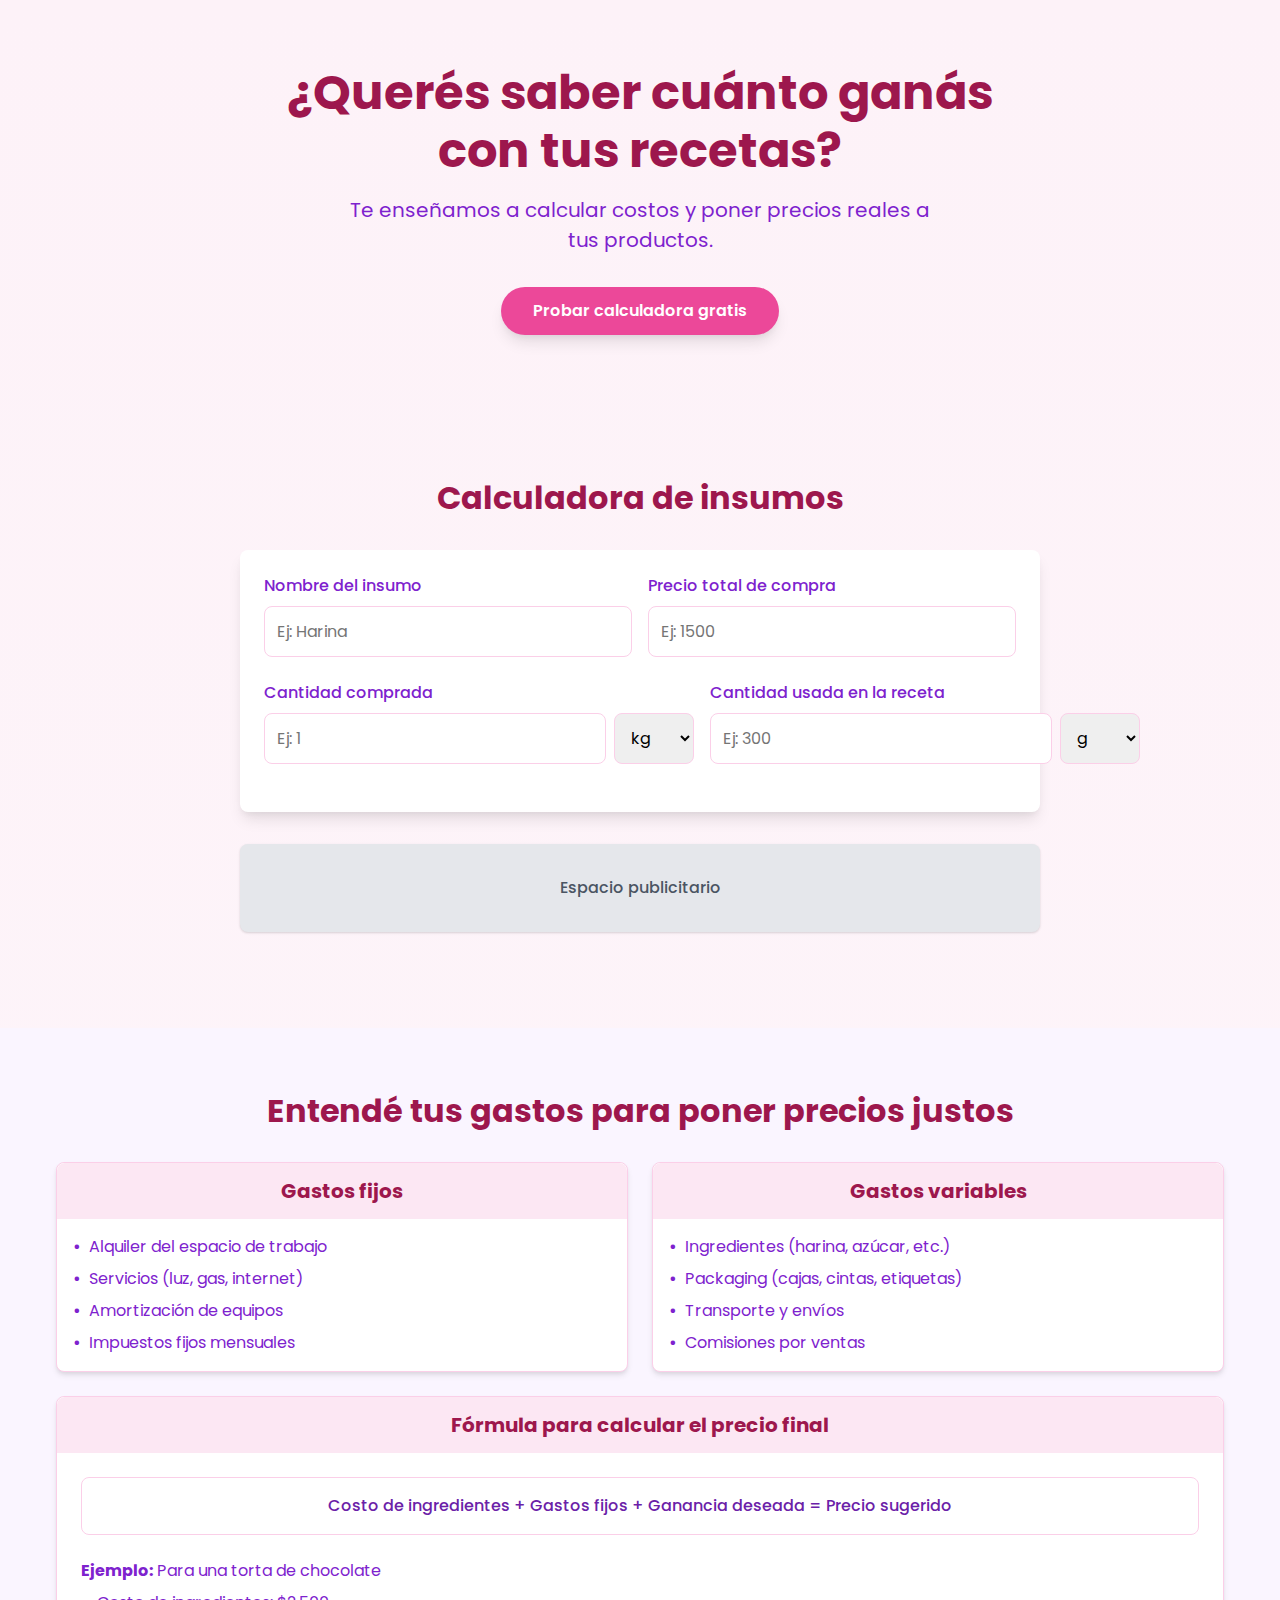
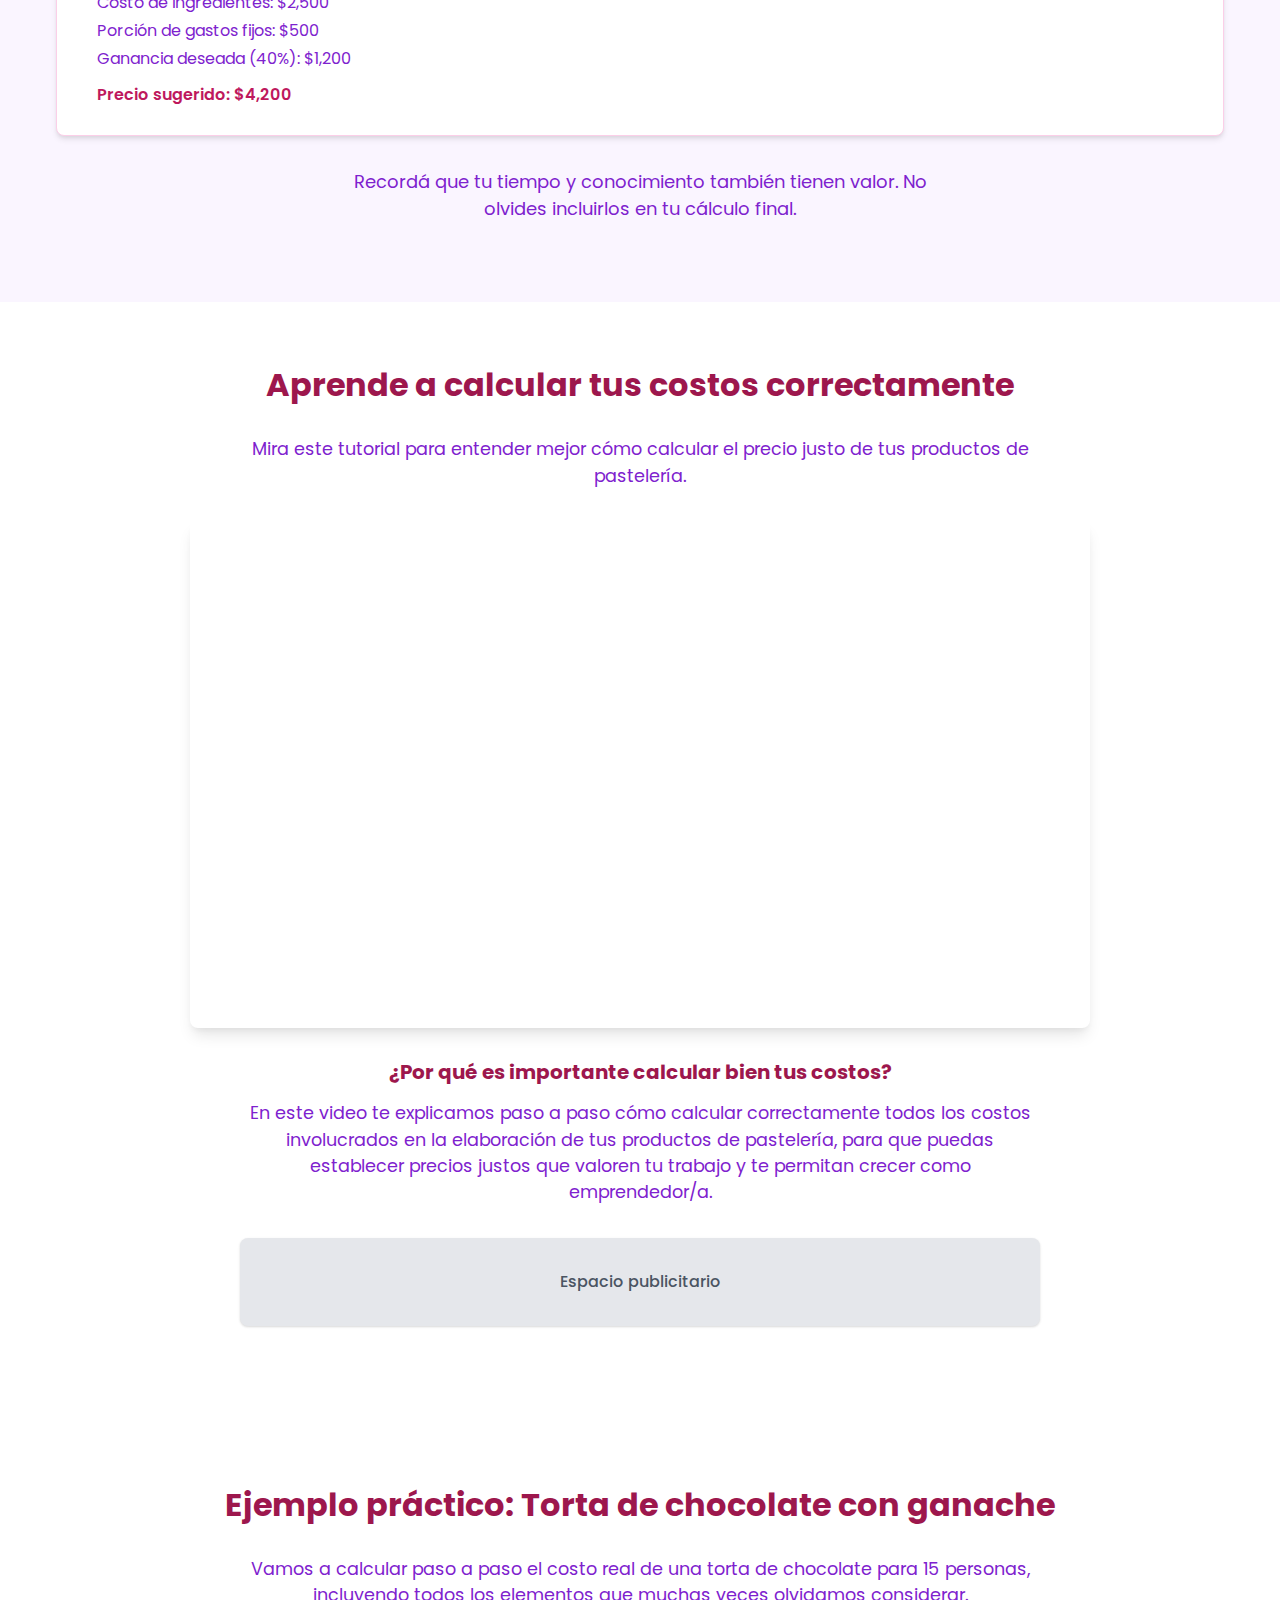
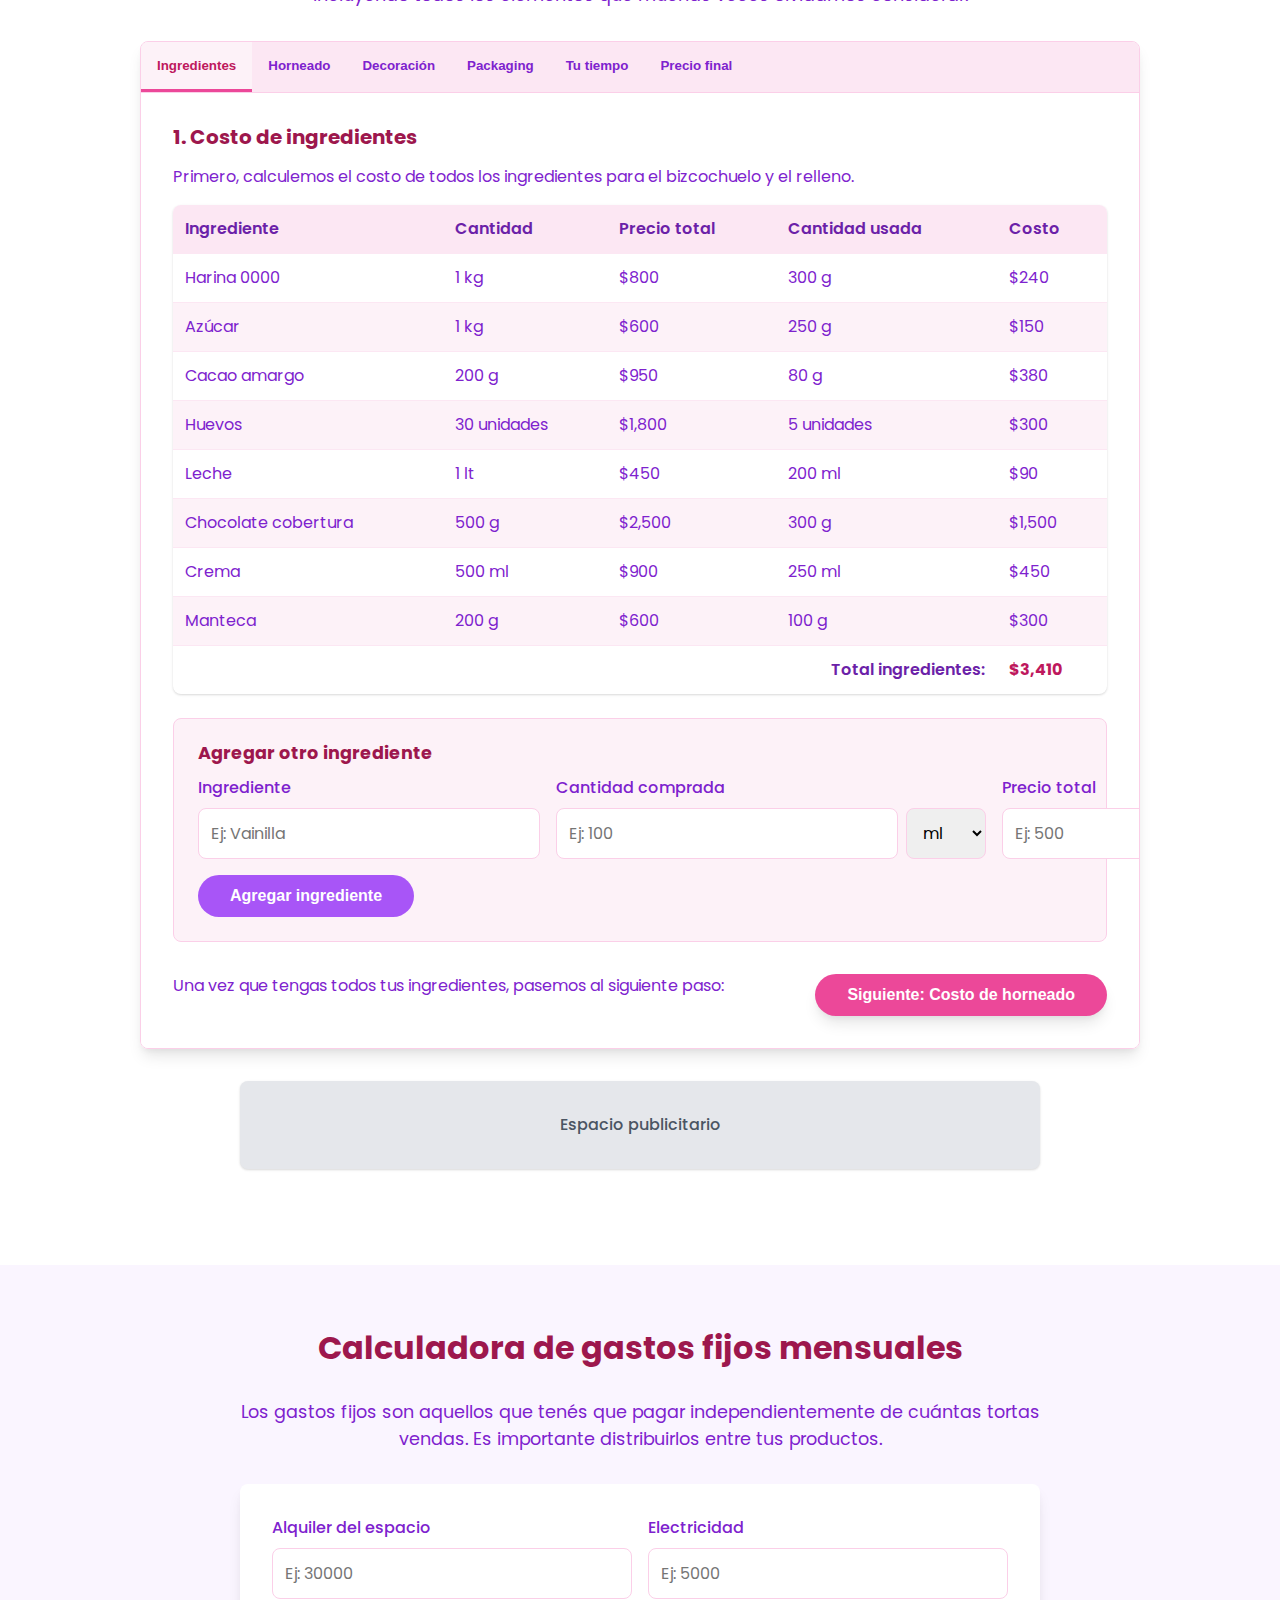
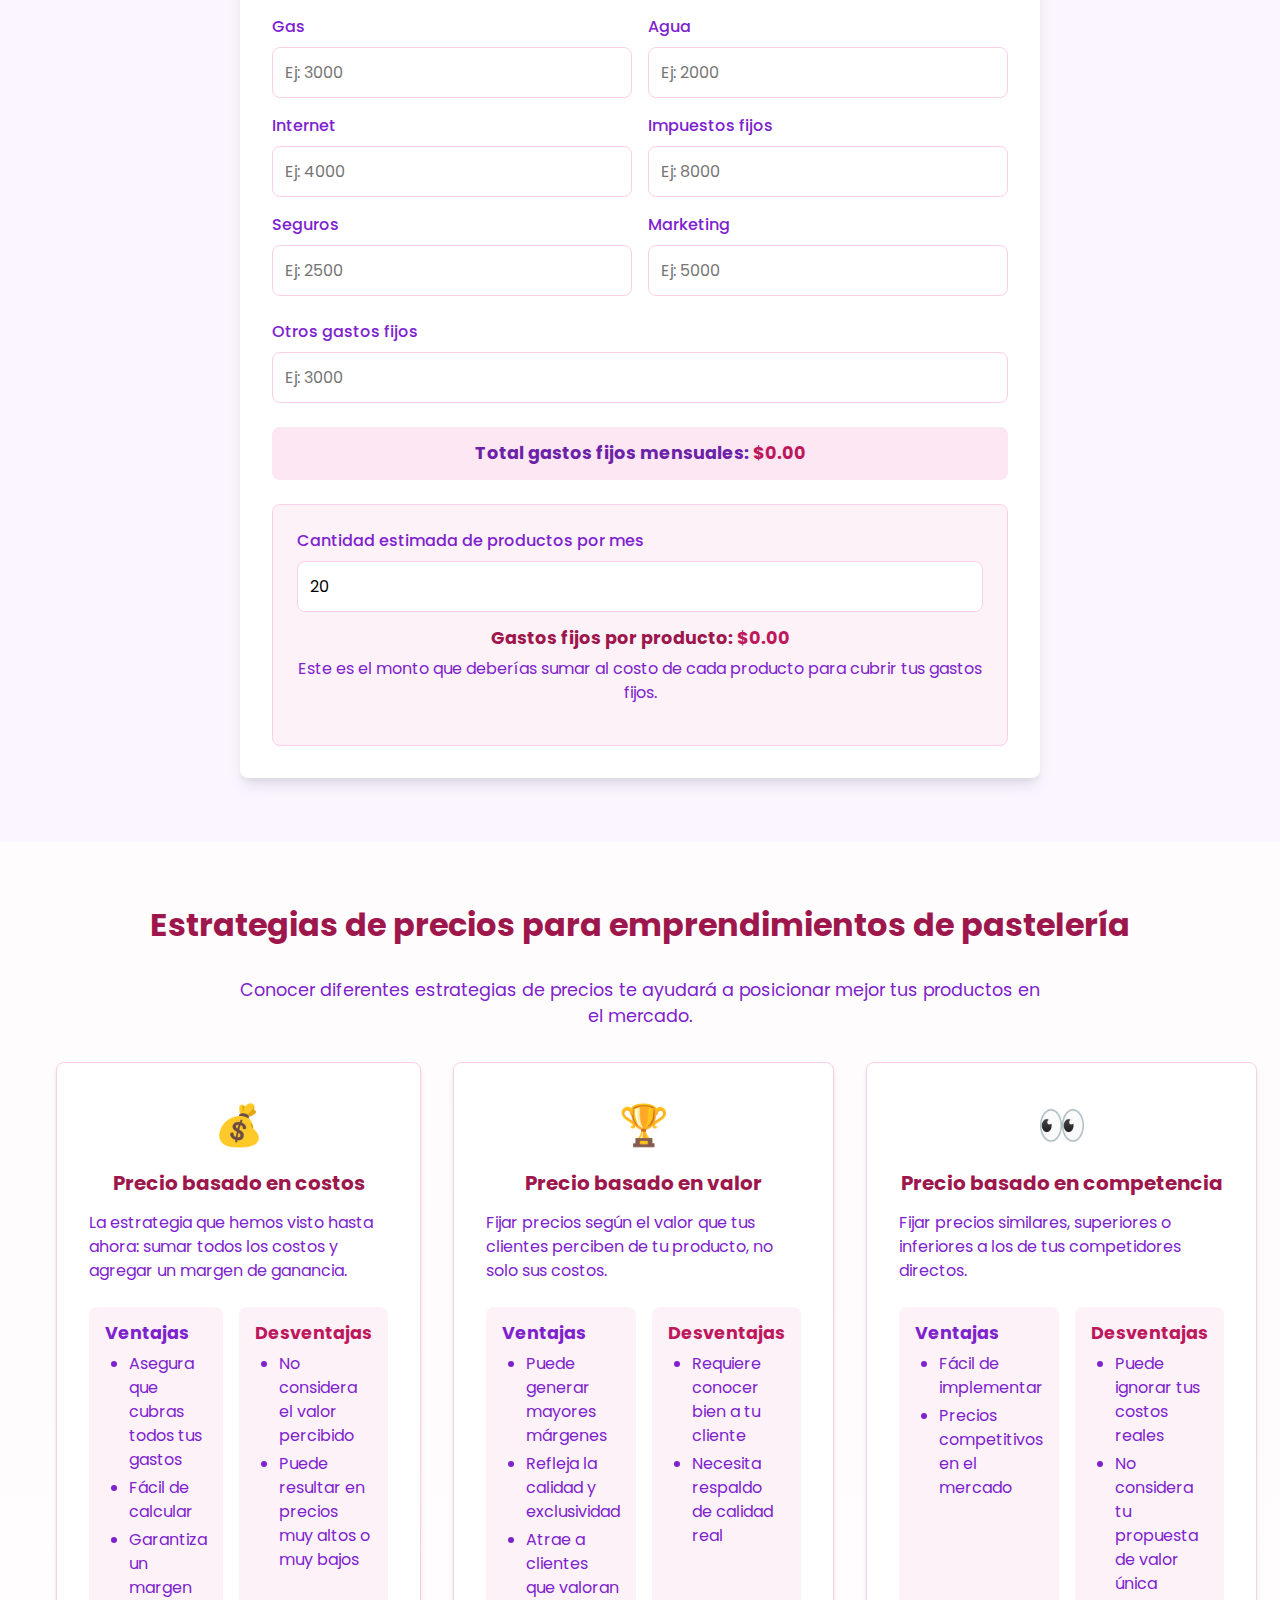
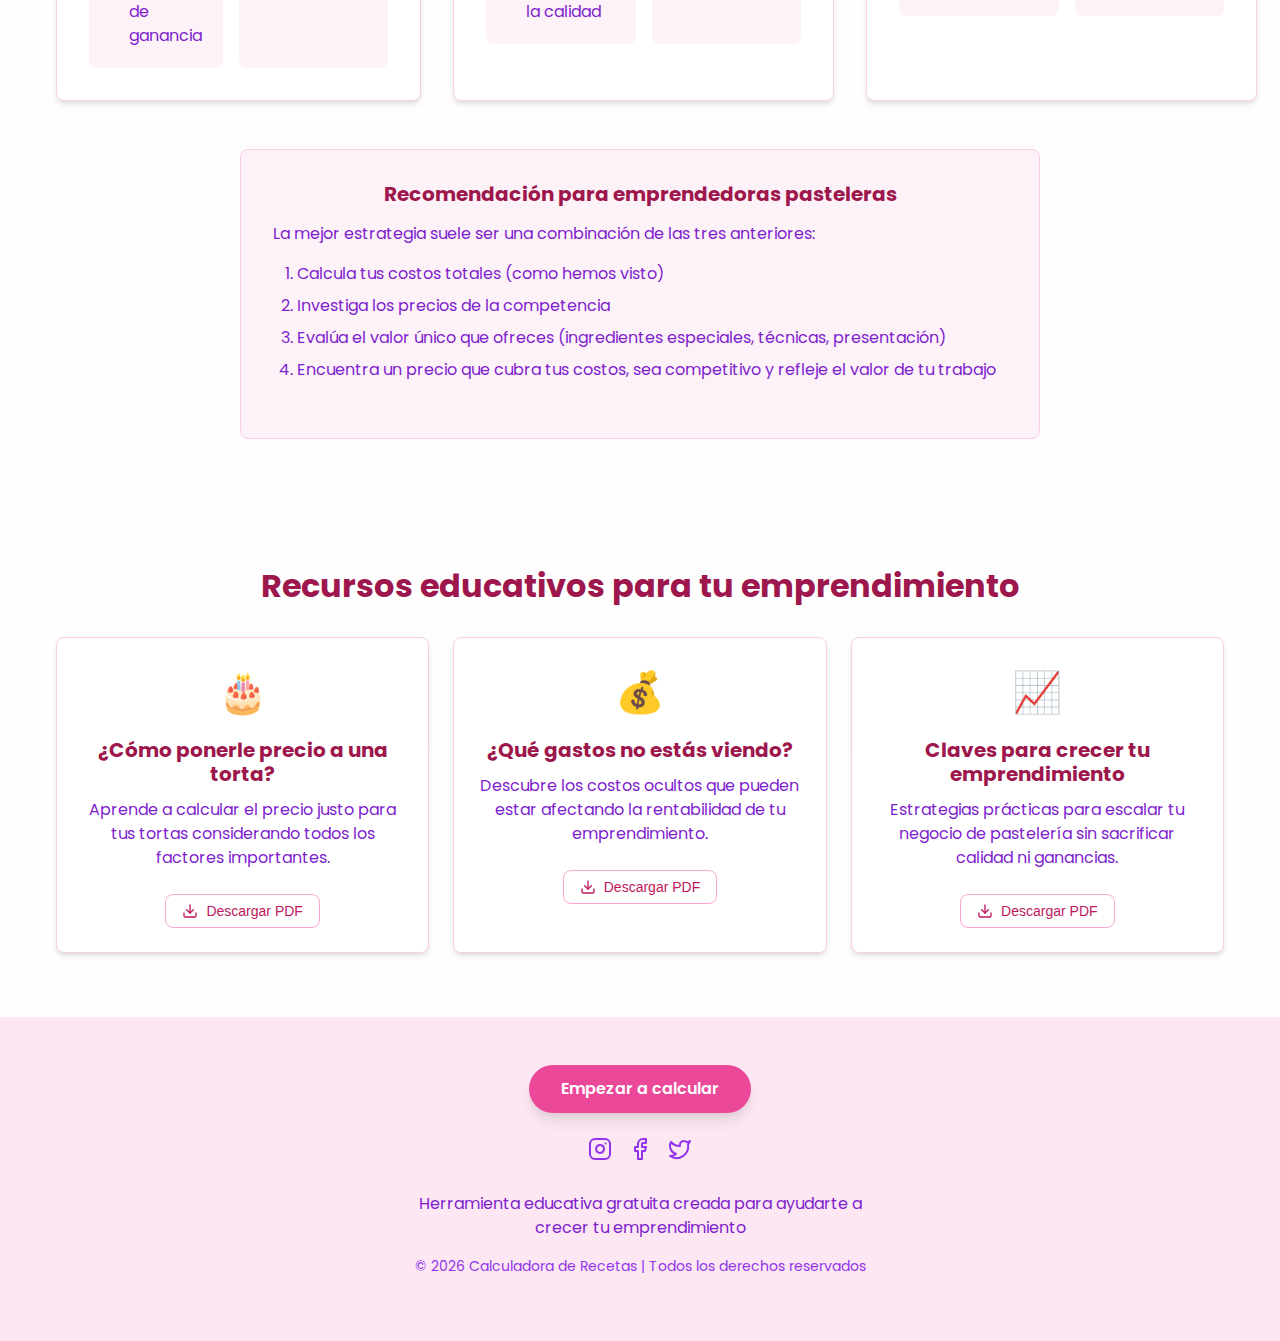
<file: index.html>
<!DOCTYPE html>
<html lang="es">
<head>
  <meta charset="UTF-8">
  <meta name="viewport" content="width=device-width, initial-scale=1.0">
  <title>Cómo calcular el costo de tus recetas | Calculadora de Precios para Pastelería</title>
  
  <!-- Meta tags para SEO -->
  <meta name="description" content="Calculadora gratuita para determinar el costo real y precio justo de tus recetas de pastelería. Aprende a valorar tu trabajo y aumentar tus ganancias.">
  <meta name="keywords" content="calculadora de recetas, precio pastelería, costo tortas, emprendimiento pastelero, calcular precio repostería">
  <meta name="author" content="Calculadora de Recetas">
  <meta name="robots" content="index, follow">
  
  <!-- Open Graph / Facebook -->
  <meta property="og:type" content="website">
  <meta property="og:url" content="https://www.calculadoraderecetas.com/">
  <meta property="og:title" content="Calculadora de Costos para Recetas de Pastelería">
  <meta property="og:description" content="Calcula el precio justo de tus tortas y productos de pastelería considerando todos los costos reales.">
  <meta property="og:image" content="https://www.calculadoraderecetas.com/images/og-image.jpg">
  
  <!-- Twitter -->
  <meta property="twitter:card" content="summary_large_image">
  <meta property="twitter:url" content="https://www.calculadoraderecetas.com/">
  <meta property="twitter:title" content="Calculadora de Costos para Recetas de Pastelería">
  <meta property="twitter:description" content="Calcula el precio justo de tus tortas y productos de pastelería considerando todos los costos reales.">
  <meta property="twitter:image" content="https://www.calculadoraderecetas.com/images/twitter-image.jpg">
  
  <!-- Canonical URL -->
  <link rel="canonical" href="https://www.calculadoraderecetas.com/">
  
  <link rel="stylesheet" href="styles.css">
  <link rel="preconnect" href="https://fonts.googleapis.com">
  <link rel="preconnect" href="https://fonts.gstatic.com" crossorigin>
  <link href="https://fonts.googleapis.com/css2?family=Poppins:wght@300;400;500;600;700&display=swap" rel="stylesheet">
  
  <!-- Structured Data / Schema.org -->
  <script type="application/ld+json">
    {
      "@context": "https://schema.org",
      "@type": "WebApplication",
      "name": "Calculadora de Recetas",
      "url": "https://www.calculadoraderecetas.com",
      "description": "Herramienta gratuita para calcular el costo real y precio justo de recetas de pastelería.",
      "applicationCategory": "BusinessApplication",
      "operatingSystem": "Web",
      "offers": {
        "@type": "Offer",
        "price": "0",
        "priceCurrency": "USD"
      },
      "author": {
        "@type": "Organization",
        "name": "Calculadora de Recetas"
      }
    }
  </script>
</head>
<body>
  <main>
    <!-- Hero Section -->
    <section class="hero">
      <div class="container">
        <h1>¿Querés saber cuánto ganás con tus recetas?</h1>
        <p>Te enseñamos a calcular costos y poner precios reales a tus productos.</p>
        <a href="#calculator" class="btn btn-primary">Probar calculadora gratis</a>
      </div>
    </section>

    <!-- Calculator Section -->
    <section id="calculator" class="calculator-section">
      <div class="container">
        <h2>Calculadora de insumos</h2>
        <div class="calculator-card">
          <div class="form-grid">
            <div class="form-group">
              <label for="name">Nombre del insumo</label>
              <input type="text" id="name" placeholder="Ej: Harina">
            </div>
            <div class="form-group">
              <label for="totalPrice">Precio total de compra</label>
              <input type="number" id="totalPrice" placeholder="Ej: 1500">
            </div>
          </div>

          <div class="form-grid">
            <div class="form-group">
              <label for="purchasedQuantity">Cantidad comprada</label>
              <div class="input-with-select">
                <input type="number" id="purchasedQuantity" placeholder="Ej: 1">
                <select id="purchasedUnit">
                  <option value="kg">kg</option>
                  <option value="g">g</option>
                  <option value="lt">lt</option>
                  <option value="ml">ml</option>
                  <option value="unidades">unid</option>
                </select>
              </div>
            </div>
            <div class="form-group">
              <label for="usedQuantity">Cantidad usada en la receta</label>
              <div class="input-with-select">
                <input type="number" id="usedQuantity" placeholder="Ej: 300">
                <select id="usedUnit">
                  <option value="kg">kg</option>
                  <option value="g" selected>g</option>
                  <option value="lt">lt</option>
                  <option value="ml">ml</option>
                  <option value="unidades">unid</option>
                </select>
              </div>
            </div>
          </div>

          <div id="result" class="result-card hidden">
            <h3>Resultado:</h3>
            <p id="result-text"></p>
            <div class="result-actions">
              <button id="copy-btn" class="btn-outline">Copiar</button>
              <button id="share-btn" class="btn-outline">Compartir</button>
            </div>
          </div>
        </div>
      </div>
      
      <!-- Espacio publicitario 1 -->
      <div class="ad-space">
        <div class="ad-container">
          <p>Espacio publicitario</p>
        </div>
      </div>
    </section>

    <!-- Educational Section -->
    <section class="educational-section">
      <div class="container">
        <h2>Entendé tus gastos para poner precios justos</h2>
        
        <div class="edu-grid">
          <div class="edu-card">
            <div class="edu-card-header">
              <h3>Gastos fijos</h3>
            </div>
            <div class="edu-card-content">
              <ul>
                <li>Alquiler del espacio de trabajo</li>
                <li>Servicios (luz, gas, internet)</li>
                <li>Amortización de equipos</li>
                <li>Impuestos fijos mensuales</li>
              </ul>
            </div>
          </div>
          
          <div class="edu-card">
            <div class="edu-card-header">
              <h3>Gastos variables</h3>
            </div>
            <div class="edu-card-content">
              <ul>
                <li>Ingredientes (harina, azúcar, etc.)</li>
                <li>Packaging (cajas, cintas, etiquetas)</li>
                <li>Transporte y envíos</li>
                <li>Comisiones por ventas</li>
              </ul>
            </div>
          </div>
        </div>
        
        <div class="formula-card">
          <div class="formula-card-header">
            <h3>Fórmula para calcular el precio final</h3>
          </div>
          <div class="formula-card-content">
            <div class="formula-box">
              <p>Costo de ingredientes + Gastos fijos + Ganancia deseada = Precio sugerido</p>
            </div>
            
            <div class="formula-example">
              <p><strong>Ejemplo:</strong> Para una torta de chocolate</p>
              <ul>
                <li>Costo de ingredientes: $2,500</li>
                <li>Porción de gastos fijos: $500</li>
                <li>Ganancia deseada (40%): $1,200</li>
                <li class="example-result">Precio sugerido: $4,200</li>
              </ul>
            </div>
          </div>
        </div>
        
        <div class="edu-note">
          <p>Recordá que tu tiempo y conocimiento también tienen valor. 
            No olvides incluirlos en tu cálculo final.</p>
        </div>
      </div>
    </section>

    <!-- Video Tutorial Section (NUEVO) -->
    <section class="video-tutorial-section">
      <div class="container">
        <div class="section-header">
          <h2>Aprende a calcular tus costos correctamente</h2>
          <p class="section-intro">Mira este tutorial para entender mejor cómo calcular el precio justo de tus productos de pastelería.</p>
        </div>
        
        <div class="video-container">
          <iframe 
            width="100%" 
            height="500" 
            src="https://www.youtube.com/embed/cReLDGdQ5do" 
            title="Tutorial: Cómo calcular el precio de tus tortas" 
            frameborder="0" 
            allow="accelerometer; autoplay; clipboard-write; encrypted-media; gyroscope; picture-in-picture" 
            allowfullscreen
            loading="lazy">
          </iframe>
        </div>
        
        <div class="video-description">
          <h3>¿Por qué es importante calcular bien tus costos?</h3>
          <p>En este video te explicamos paso a paso cómo calcular correctamente todos los costos involucrados en la elaboración de tus productos de pastelería, para que puedas establecer precios justos que valoren tu trabajo y te permitan crecer como emprendedor/a.</p>
        </div>
      </div>
      
      <!-- Espacio publicitario 2 -->
      <div class="ad-space">
        <div class="ad-container">
          <p>Espacio publicitario</p>
        </div>
      </div>
    </section>

    <!-- NEW: Cake Example Section -->
    <section class="cake-example-section">
      <div class="container">
        <div class="section-header">
          <h2>Ejemplo práctico: Torta de chocolate con ganache</h2>
          <p class="section-intro">Vamos a calcular paso a paso el costo real de una torta de chocolate para 15 personas, incluyendo todos los elementos que muchas veces olvidamos considerar.</p>
        </div>

        <div class="cake-tabs">
          <div class="tabs-header">
            <button class="tab-btn active" data-tab="ingredients">Ingredientes</button>
            <button class="tab-btn" data-tab="baking">Horneado</button>
            <button class="tab-btn" data-tab="decoration">Decoración</button>
            <button class="tab-btn" data-tab="packaging">Packaging</button>
            <button class="tab-btn" data-tab="time">Tu tiempo</button>
            <button class="tab-btn" data-tab="total">Precio final</button>
          </div>

          <div class="tabs-content">
            <!-- Ingredients Tab -->
            <div class="tab-content active" id="ingredients-tab">
              <h3>1. Costo de ingredientes</h3>
              <p>Primero, calculemos el costo de todos los ingredientes para el bizcochuelo y el relleno.</p>
              
              <div class="ingredients-calculator">
                <table class="ingredients-table">
                  <thead>
                    <tr>
                      <th>Ingrediente</th>
                      <th>Cantidad</th>
                      <th>Precio total</th>
                      <th>Cantidad usada</th>
                      <th>Costo</th>
                    </tr>
                  </thead>
                  <tbody id="ingredients-tbody">
                    <tr>
                      <td>Harina 0000</td>
                      <td>1 kg</td>
                      <td>$800</td>
                      <td>300 g</td>
                      <td>$240</td>
                    </tr>
                    <tr>
                      <td>Azúcar</td>
                      <td>1 kg</td>
                      <td>$600</td>
                      <td>250 g</td>
                      <td>$150</td>
                    </tr>
                    <tr>
                      <td>Cacao amargo</td>
                      <td>200 g</td>
                      <td>$950</td>
                      <td>80 g</td>
                      <td>$380</td>
                    </tr>
                    <tr>
                      <td>Huevos</td>
                      <td>30 unidades</td>
                      <td>$1,800</td>
                      <td>5 unidades</td>
                      <td>$300</td>
                    </tr>
                    <tr>
                      <td>Leche</td>
                      <td>1 lt</td>
                      <td>$450</td>
                      <td>200 ml</td>
                      <td>$90</td>
                    </tr>
                    <tr>
                      <td>Chocolate cobertura</td>
                      <td>500 g</td>
                      <td>$2,500</td>
                      <td>300 g</td>
                      <td>$1,500</td>
                    </tr>
                    <tr>
                      <td>Crema</td>
                      <td>500 ml</td>
                      <td>$900</td>
                      <td>250 ml</td>
                      <td>$450</td>
                    </tr>
                    <tr>
                      <td>Manteca</td>
                      <td>200 g</td>
                      <td>$600</td>
                      <td>100 g</td>
                      <td>$300</td>
                    </tr>
                  </tbody>
                  <tfoot>
                    <tr>
                      <td colspan="4" class="total-label">Total ingredientes:</td>
                      <td id="ingredients-total" class="total-value">$3,410</td>
                    </tr>
                  </tfoot>
                </table>

                <div class="add-ingredient-form">
                  <h4>Agregar otro ingrediente</h4>
                  <div class="form-row">
                    <div class="form-group">
                      <label for="ing-name">Ingrediente</label>
                      <input type="text" id="ing-name" placeholder="Ej: Vainilla">
                    </div>
                    <div class="form-group">
                      <label for="ing-total-qty">Cantidad comprada</label>
                      <div class="input-with-select">
                        <input type="number" id="ing-total-qty" placeholder="Ej: 100">
                        <select id="ing-total-unit">
                          <option value="kg">kg</option>
                          <option value="g">g</option>
                          <option value="lt">lt</option>
                          <option value="ml" selected>ml</option>
                          <option value="unidades">unid</option>
                        </select>
                      </div>
                    </div>
                    <div class="form-group">
                      <label for="ing-price">Precio total</label>
                      <input type="number" id="ing-price" placeholder="Ej: 500">
                    </div>
                    <div class="form-group">
                      <label for="ing-used-qty">Cantidad usada</label>
                      <div class="input-with-select">
                        <input type="number" id="ing-used-qty" placeholder="Ej: 5">
                        <select id="ing-used-unit">
                          <option value="kg">kg</option>
                          <option value="g">g</option>
                          <option value="lt">lt</option>
                          <option value="ml" selected>ml</option>
                          <option value="unidades">unid</option>
                        </select>
                      </div>
                    </div>
                  </div>
                  <button id="add-ingredient-btn" class="btn btn-secondary">Agregar ingrediente</button>
                </div>
              </div>

              <div class="next-step">
                <p>Una vez que tengas todos tus ingredientes, pasemos al siguiente paso:</p>
                <button class="btn btn-primary next-tab-btn" data-next="baking">Siguiente: Costo de horneado</button>
              </div>
            </div>

            <!-- Baking Tab -->
            <div class="tab-content" id="baking-tab">
              <h3>2. Costo de horneado</h3>
              <p>Ahora calculemos cuánto nos cuesta el uso del horno y otros equipos.</p>

              <div class="baking-calculator">
                <div class="baking-grid">
                  <div class="baking-card">
                    <h4>Consumo de electricidad</h4>
                    <div class="form-group">
                      <label for="oven-power">Potencia del horno (watts)</label>
                      <input type="number" id="oven-power" value="2000">
                    </div>
                    <div class="form-group">
                      <label for="baking-time">Tiempo de horneado (minutos)</label>
                      <input type="number" id="baking-time" value="45">
                    </div>
                    <div class="form-group">
                      <label for="electricity-cost">Costo de kWh ($)</label>
                      <input type="number" id="electricity-cost" value="30">
                    </div>
                    <div class="result-box">
                      <p>Costo de electricidad: <span id="electricity-result">$45.00</span></p>
                    </div>
                  </div>

                  <div class="baking-card">
                    <h4>Amortización de equipos</h4>
                    <div class="form-group">
                      <label for="oven-cost">Costo del horno ($)</label>
                      <input type="number" id="oven-cost" value="80000">
                    </div>
                    <div class="form-group">
                      <label for="oven-lifespan">Vida útil (usos)</label>
                      <input type="number" id="oven-lifespan" value="1000">
                    </div>
                    <div class="result-box">
                      <p>Costo por uso: <span id="amortization-result">$80.00</span></p>
                    </div>
                  </div>

                  <div class="baking-card">
                    <h4>Otros costos</h4>
                    <div class="form-group">
                      <label for="gas-cost">Gas (si aplica)</label>
                      <input type="number" id="gas-cost" value="0">
                    </div>
                    <div class="form-group">
                      <label for="water-cost">Agua (limpieza)</label>
                      <input type="number" id="water-cost" value="20">
                    </div>
                    <div class="result-box">
                      <p>Otros costos: <span id="other-costs-result">$20.00</span></p>
                    </div>
                  </div>
                </div>

                <div class="baking-total">
                  <h4>Total costos de horneado</h4>
                  <div class="total-box">
                    <p>Total: <span id="baking-total">$145.00</span></p>
                  </div>
                </div>
              </div>

              <div class="baking-tips">
                <h4>Consejos para reducir costos de horneado:</h4>
                <ul>
                  <li>Aprovecha al máximo el espacio del horno horneando varias tortas a la vez.</li>
                  <li>Precalienta el horno solo el tiempo necesario.</li>
                  <li>Utiliza el calor residual apagando el horno unos minutos antes de terminar.</li>
                </ul>
              </div>

              <div class="next-step">
                <button class="btn btn-outline prev-tab-btn" data-prev="ingredients">Anterior: Ingredientes</button>
                <button class="btn btn-primary next-tab-btn" data-next="decoration">Siguiente: Decoración</button>
              </div>
            </div>

            <!-- Decoration Tab -->
            <div class="tab-content" id="decoration-tab">
              <h3>3. Costo de decoración</h3>
              <p>La decoración puede representar una parte importante del costo total. Calculemos cuánto nos cuesta decorar nuestra torta.</p>

              <div class="decoration-calculator">
                <table class="decoration-table">
                  <thead>
                    <tr>
                      <th>Elemento</th>
                      <th>Cantidad total</th>
                      <th>Precio</th>
                      <th>Cantidad usada</th>
                      <th>Costo</th>
                    </tr>
                  </thead>
                  <tbody id="decoration-tbody">
                    <tr>
                      <td>Chocolate para decorar</td>
                      <td>200 g</td>
                      <td>$1,200</td>
                      <td>50 g</td>
                      <td>$300</td>
                    </tr>
                    <tr>
                      <td>Colorante comestible</td>
                      <td>50 ml</td>
                      <td>$450</td>
                      <td>5 ml</td>
                      <td>$45</td>
                    </tr>
                    <tr>
                      <td>Sprinkles</td>
                      <td>100 g</td>
                      <td>$350</td>
                      <td>15 g</td>
                      <td>$52.50</td>
                    </tr>
                    <tr>
                      <td>Frutas frescas</td>
                      <td>500 g</td>
                      <td>$800</td>
                      <td>150 g</td>
                      <td>$240</td>
                    </tr>
                  </tbody>
                  <tfoot>
                    <tr>
                      <td colspan="4" class="total-label">Total decoración:</td>
                      <td id="decoration-total" class="total-value">$637.50</td>
                    </tr>
                  </tfoot>
                </table>

                <div class="add-decoration-form">
                  <h4>Agregar otro elemento decorativo</h4>
                  <div class="form-row">
                    <div class="form-group">
                      <label for="dec-name">Elemento</label>
                      <input type="text" id="dec-name" placeholder="Ej: Flores comestibles">
                    </div>
                    <div class="form-group">
                      <label for="dec-total-qty">Cantidad total</label>
                      <div class="input-with-select">
                        <input type="number" id="dec-total-qty" placeholder="Ej: 20">
                        <select id="dec-total-unit">
                          <option value="kg">kg</option>
                          <option value="g" selected>g</option>
                          <option value="lt">lt</option>
                          <option value="ml">ml</option>
                          <option value="unidades">unid</option>
                        </select>
                      </div>
                    </div>
                    <div class="form-group">
                      <label for="dec-price">Precio</label>
                      <input type="number" id="dec-price" placeholder="Ej: 600">
                    </div>
                    <div class="form-group">
                      <label for="dec-used-qty">Cantidad usada</label>
                      <div class="input-with-select">
                        <input type="number" id="dec-used-qty" placeholder="Ej: 5">
                        <select id="dec-used-unit">
                          <option value="kg">kg</option>
                          <option value="g" selected>g</option>
                          <option value="lt">lt</option>
                          <option value="ml">ml</option>
                          <option value="unidades">unid</option>
                        </select>
                      </div>
                    </div>
                  </div>
                  <button id="add-decoration-btn" class="btn btn-secondary">Agregar elemento</button>
                </div>
              </div>

              <div class="next-step">
                <button class="btn btn-outline prev-tab-btn" data-prev="baking">Anterior: Horneado</button>
                <button class="btn btn-primary next-tab-btn" data-next="packaging">Siguiente: Packaging</button>
              </div>
            </div>

            <!-- Packaging Tab -->
            <div class="tab-content" id="packaging-tab">
              <h3>4. Costo de packaging</h3>
              <p>El packaging es fundamental para la presentación y entrega de tu producto. Veamos cuánto nos cuesta.</p>

              <div class="packaging-calculator">
                <table class="packaging-table">
                  <thead>
                    <tr>
                      <th>Elemento</th>
                      <th>Precio unitario</th>
                      <th>Cantidad</th>
                      <th>Costo</th>
                    </tr>
                  </thead>
                  <tbody id="packaging-tbody">
                    <tr>
                      <td>Caja para torta</td>
                      <td>$350</td>
                      <td>1</td>
                      <td>$350</td>
                    </tr>
                    <tr>
                      <td>Base de cartón</td>
                      <td>$120</td>
                      <td>1</td>
                      <td>$120</td>
                    </tr>
                    <tr>
                      <td>Cinta decorativa</td>
                      <td>$5</td>
                      <td>2</td>
                      <td>$10</td>
                    </tr>
                    <tr>
                      <td>Etiqueta personalizada</td>
                      <td>$15</td>
                      <td>1</td>
                      <td>$15</td>
                    </tr>
                    <tr>
                      <td>Servilletas</td>
                      <td>$2</td>
                      <td>5</td>
                      <td>$10</td>
                    </tr>
                  </tbody>
                  <tfoot>
                    <tr>
                      <td colspan="3" class="total-label">Total packaging:</td>
                      <td id="packaging-total" class="total-value">$505</td>
                    </tr>
                  </tfoot>
                </table>

                <div class="add-packaging-form">
                  <h4>Agregar otro elemento de packaging</h4>
                  <div class="form-row">
                    <div class="form-group">
                      <label for="pack-name">Elemento</label>
                      <input type="text" id="pack-name" placeholder="Ej: Bolsa de papel">
                    </div>
                    <div class="form-group">
                      <label for="pack-price">Precio unitario</label>
                      <input type="number" id="pack-price" placeholder="Ej: 80">
                    </div>
                    <div class="form-group">
                      <label for="pack-qty">Cantidad</label>
                      <input type="number" id="pack-qty" placeholder="Ej: 1">
                    </div>
                  </div>
                  <button id="add-packaging-btn" class="btn btn-secondary">Agregar elemento</button>
                </div>
              </div>

              <div class="packaging-tips">
                <h4>Consejos para optimizar costos de packaging:</h4>
                <ul>
                  <li>Compra packaging al por mayor para reducir costos unitarios.</li>
                  <li>Considera packaging eco-friendly como valor agregado.</li>
                  <li>Personaliza tu packaging con elementos simples pero efectivos.</li>
                </ul>
              </div>

              <div class="next-step">
                <button class="btn btn-outline prev-tab-btn" data-prev="decoration">Anterior: Decoración</button>
                <button class="btn btn-primary next-tab-btn" data-next="time">Siguiente: Tu tiempo</button>
              </div>
            </div>

            <!-- Time Tab -->
            <div class="tab-content" id="time-tab">
              <h3>5. El valor de tu tiempo</h3>
              <p>Tu tiempo y habilidad son valiosos. Calculemos cuánto vale el tiempo que invertís en hacer esta torta.</p>

              <div class="time-calculator">
                <div class="time-grid">
                  <div class="time-card">
                    <h4>Tiempo de preparación</h4>
                    <div class="form-group">
                      <label for="prep-time">Preparación de ingredientes (minutos)</label>
                      <input type="number" id="prep-time" value="30">
                    </div>
                    <div class="form-group">
                      <label for="mix-time">Mezclado y batido (minutos)</label>
                      <input type="number" id="mix-time" value="20">
                    </div>
                    <div class="form-group">
                      <label for="bake-supervision">Supervisión de horneado (minutos)</label>
                      <input type="number" id="bake-supervision" value="15">
                    </div>
                  </div>

                  <div class="time-card">
                    <h4>Tiempo de decoración</h4>
                    <div class="form-group">
                      <label for="filling-time">Relleno (minutos)</label>
                      <input type="number" id="filling-time" value="25">
                    </div>
                    <div class="form-group">
                      <label for="frosting-time">Cobertura (minutos)</label>
                      <input type="number" id="frosting-time" value="40">
                    </div>
                    <div class="form-group">
                      <label for="details-time">Detalles finales (minutos)</label>
                      <input type="number" id="details-time" value="30">
                    </div>
                  </div>

                  <div class="time-card">
                    <h4>Otros tiempos</h4>
                    <div class="form-group">
                      <label for="cleaning-time">Limpieza (minutos)</label>
                      <input type="number" id="cleaning-time" value="25">
                    </div>
                    <div class="form-group">
                      <label for="packaging-time">Empaquetado (minutos)</label>
                      <input type="number" id="packaging-time" value="10">
                    </div>
                    <div class="form-group">
                      <label for="client-time">Atención al cliente (minutos)</label>
                      <input type="number" id="client-time" value="15">
                    </div>
                  </div>
                </div>

                <div class="time-summary">
                  <div class="form-group">
                    <label for="hourly-rate">¿Cuánto vale tu hora de trabajo? ($)</label>
                    <input type="number" id="hourly-rate" value="2000">
                  </div>

                  <div class="time-results">
                    <div class="result-item">
                      <span>Tiempo total invertido:</span>
                      <span id="total-time">3 horas y 30 minutos</span>
                    </div>
                    <div class="result-item">
                      <span>Valor de tu tiempo:</span>
                      <span id="time-value">$7,000</span>
                    </div>
                  </div>
                </div>
              </div>

              <div class="time-tips">
                <h4>¿Por qué es importante valorar tu tiempo?</h4>
                <p>Muchos emprendedores cometen el error de no incluir el valor de su tiempo en el costo final. Recuerda que tu conocimiento, habilidad y dedicación son parte fundamental del valor de tu producto.</p>
              </div>

              <div class="next-step">
                <button class="btn btn-outline prev-tab-btn" data-prev="packaging">Anterior: Packaging</button>
                <button class="btn btn-primary next-tab-btn" data-next="total">Siguiente: Precio final</button>
              </div>
            </div>

            <!-- Total Tab -->
            <div class="tab-content" id="total-tab">
              <h3>6. Calculando el precio final</h3>
              <p>Ahora sumemos todos los costos y determinemos el precio final de nuestra torta de chocolate.</p>

              <div class="total-calculator">
                <div class="total-summary">
                  <table class="total-table">
                    <thead>
                      <tr>
                        <th>Concepto</th>
                        <th>Costo</th>
                      </tr>
                    </thead>
                    <tbody>
                      <tr>
                        <td>Ingredientes</td>
                        <td id="final-ingredients">$3,410.00</td>
                      </tr>
                      <tr>
                        <td>Horneado</td>
                        <td id="final-baking">$145.00</td>
                      </tr>
                      <tr>
                        <td>Decoración</td>
                        <td id="final-decoration">$637.50</td>
                      </tr>
                      <tr>
                        <td>Packaging</td>
                        <td id="final-packaging">$505.00</td>
                      </tr>
                      <tr>
                        <td>Valor de tu tiempo</td>
                        <td id="final-time">$7,000.00</td>
                      </tr>
                      <tr class="subtotal-row">
                        <td>Subtotal</td>
                        <td id="subtotal">$11,697.50</td>
                      </tr>
                      <tr>
                        <td>Gastos fijos (10%)</td>
                        <td id="fixed-costs">$1,169.75</td>
                      </tr>
                      <tr class="total-row">
                        <td>Costo total</td>
                        <td id="total-cost">$12,867.25</td>
                      </tr>
                    </tbody>
                  </table>

                  <div class="profit-calculator">
                    <h4>Calculá tu ganancia</h4>
                    <div class="form-group">
                      <label for="profit-percentage">Porcentaje de ganancia deseado (%)</label>
                      <input type="range" id="profit-percentage" min="10" max="100" value="40" step="5">
                      <span id="profit-percentage-value">40%</span>
                    </div>
                    <div class="profit-result">
                      <div class="result-item">
                        <span>Ganancia:</span>
                        <span id="profit-amount">$5,146.90</span>
                      </div>
                      <div class="result-item highlight">
                        <span>Precio final sugerido:</span>
                        <span id="final-price">$18,014.15</span>
                      </div>
                      <div class="result-item">
                        <span>Precio por porción (15 porciones):</span>
                        <span id="portion-price">$1,200.94</span>
                      </div>
                    </div>
                  </div>
                </div>

                <div class="price-comparison">
                  <h4>Comparativa de precios</h4>
                  <div class="comparison-chart">
                    <div class="chart-container">
                      <div class="chart-bar">
                        <div class="bar-segment ingredients-segment" style="height: 26.5%;" title="Ingredientes: $3,410.00"></div>
                        <div class="bar-segment baking-segment" style="height: 1.1%;" title="Horneado: $145.00"></div>
                        <div class="bar-segment decoration-segment" style="height: 5%;" title="Decoración: $637.50"></div>
                        <div class="bar-segment packaging-segment" style="height: 3.9%;" title="Packaging: $505.00"></div>
                        <div class="bar-segment time-segment" style="height: 54.4%;" title="Tu tiempo: $7,000.00"></div>
                        <div class="bar-segment fixed-segment" style="height: 9.1%;" title="Gastos fijos: $1,169.75"></div>
                      </div>
                      <div class="chart-label">Costo</div>
                    </div>
                    <div class="chart-container">
                      <div class="chart-bar">
                        <div class="bar-segment cost-segment" style="height: 71.4%;" title="Costo total: $12,867.25"></div>
                        <div class="bar-segment profit-segment" style="height: 28.6%;" title="Ganancia: $5,146.90"></div>
                      </div>
                      <div class="chart-label">Precio</div>
                    </div>
                  </div>
                </div>

                <div class="pricing-tips">
                  <h4>Consejos para fijar tu precio:</h4>
                  <ul>
                    <li>Investiga los precios de la competencia, pero no te guíes solo por ellos.</li>
                    <li>Considera el valor percibido: una torta artesanal de calidad vale más que una industrial.</li>
                    <li>No tengas miedo de cobrar lo que realmente vale tu trabajo.</li>
                    <li>Comunica el valor de tu producto: ingredientes premium, técnicas especiales, etc.</li>
                  </ul>
                </div>
              </div>

              <div class="next-step">
                <button class="btn btn-outline prev-tab-btn" data-prev="time">Anterior: Tu tiempo</button>
                <button id="recalculate-btn" class="btn btn-primary">Recalcular todo</button>
              </div>
            </div>
          </div>
        </div>
      </div>
      
      <!-- Espacio publicitario 3 -->
      <div class="ad-space">
        <div class="ad-container">
          <p>Espacio publicitario</p>
        </div>
      </div>
    </section>

    <!-- Fixed Costs Calculator Section -->
    <section class="fixed-costs-section">
      <div class="container">
        <div class="section-header">
          <h2>Calculadora de gastos fijos mensuales</h2>
          <p class="section-intro">Los gastos fijos son aquellos que tenés que pagar independientemente de cuántas tortas vendas. Es importante distribuirlos entre tus productos.</p>
        </div>

        <div class="fixed-costs-calculator">
          <div class="fixed-costs-form">
            <div class="form-grid">
              <div class="form-group">
                <label for="rent">Alquiler del espacio</label>
                <input type="number" id="rent" placeholder="Ej: 30000">
              </div>
              <div class="form-group">
                <label for="electricity">Electricidad</label>
                <input type="number" id="electricity" placeholder="Ej: 5000">
              </div>
              <div class="form-group">
                <label for="gas">Gas</label>
                <input type="number" id="gas" placeholder="Ej: 3000">
              </div>
              <div class="form-group">
                <label for="water">Agua</label>
                <input type="number" id="water" placeholder="Ej: 2000">
              </div>
              <div class="form-group">
                <label for="internet">Internet</label>
                <input type="number" id="internet" placeholder="Ej: 4000">
              </div>
              <div class="form-group">
                <label for="taxes">Impuestos fijos</label>
                <input type="number" id="taxes" placeholder="Ej: 8000">
              </div>
              <div class="form-group">
                <label for="insurance">Seguros</label>
                <input type="number" id="insurance" placeholder="Ej: 2500">
              </div>
              <div class="form-group">
                <label for="marketing">Marketing</label>
                <input type="number" id="marketing" placeholder="Ej: 5000">
              </div>
            </div>

            <div class="form-group">
              <label for="other-fixed">Otros gastos fijos</label>
              <input type="number" id="other-fixed" placeholder="Ej: 3000">
            </div>

            <div class="fixed-costs-total">
              <h4>Total gastos fijos mensuales: <span id="monthly-fixed-total">$0</span></h4>
            </div>

            <div class="fixed-costs-distribution">
              <div class="form-group">
                <label for="monthly-products">Cantidad estimada de productos por mes</label>
                <input type="number" id="monthly-products" placeholder="Ej: 20" value="20">
              </div>
              <div class="distribution-result">
                <h4>Gastos fijos por producto: <span id="fixed-per-product">$0</span></h4>
                <p>Este es el monto que deberías sumar al costo de cada producto para cubrir tus gastos fijos.</p>
              </div>
            </div>
          </div>
        </div>
      </div>
    </section>

    <!-- Pricing Strategies Section -->
    <section class="pricing-strategies-section">
      <div class="container">
        <div class="section-header">
          <h2>Estrategias de precios para emprendimientos de pastelería</h2>
          <p class="section-intro">Conocer diferentes estrategias de precios te ayudará a posicionar mejor tus productos en el mercado.</p>
        </div>

        <div class="strategies-grid">
          <div class="strategy-card">
            <div class="strategy-icon">💰</div>
            <h3>Precio basado en costos</h3>
            <p>La estrategia que hemos visto hasta ahora: sumar todos los costos y agregar un margen de ganancia.</p>
            <div class="strategy-pros-cons">
              <div class="pros">
                <h4>Ventajas</h4>
                <ul>
                  <li>Asegura que cubras todos tus gastos</li>
                  <li>Fácil de calcular</li>
                  <li>Garantiza un margen de ganancia</li>
                </ul>
              </div>
              <div class="cons">
                <h4>Desventajas</h4>
                <ul>
                  <li>No considera el valor percibido</li>
                  <li>Puede resultar en precios muy altos o muy bajos</li>
                </ul>
              </div>
            </div>
          </div>

          <div class="strategy-card">
            <div class="strategy-icon">🏆</div>
            <h3>Precio basado en valor</h3>
            <p>Fijar precios según el valor que tus clientes perciben de tu producto, no solo sus costos.</p>
            <div class="strategy-pros-cons">
              <div class="pros">
                <h4>Ventajas</h4>
                <ul>
                  <li>Puede generar mayores márgenes</li>
                  <li>Refleja la calidad y exclusividad</li>
                  <li>Atrae a clientes que valoran la calidad</li>
                </ul>
              </div>
              <div class="cons">
                <h4>Desventajas</h4>
                <ul>
                  <li>Requiere conocer bien a tu cliente</li>
                  <li>Necesita respaldo de calidad real</li>
                </ul>
              </div>
            </div>
          </div>

          <div class="strategy-card">
            <div class="strategy-icon">👀</div>
            <h3>Precio basado en competencia</h3>
            <p>Fijar precios similares, superiores o inferiores a los de tus competidores directos.</p>
            <div class="strategy-pros-cons">
              <div class="pros">
                <h4>Ventajas</h4>
                <ul>
                  <li>Fácil de implementar</li>
                  <li>Precios competitivos en el mercado</li>
                </ul>
              </div>
              <div class="cons">
                <h4>Desventajas</h4>
                <ul>
                  <li>Puede ignorar tus costos reales</li>
                  <li>No considera tu propuesta de valor única</li>
                </ul>
              </div>
            </div>
          </div>
        </div>

        <div class="pricing-recommendation">
          <h3>Recomendación para emprendedoras pasteleras</h3>
          <p>La mejor estrategia suele ser una combinación de las tres anteriores:</p>
          <ol>
            <li>Calcula tus costos totales (como hemos visto)</li>
            <li>Investiga los precios de la competencia</li>
            <li>Evalúa el valor único que ofreces (ingredientes especiales, técnicas, presentación)</li>
            <li>Encuentra un precio que cubra tus costos, sea competitivo y refleje el valor de tu trabajo</li>
          </ol>
        </div>
      </div>
    </section>

    <!-- Article Cards -->
    <section class="articles-section">
      <div class="container">
        <h2>Recursos educativos para tu emprendimiento</h2>
        
        <div class="articles-grid">
          <div class="article-card">
            <div class="article-icon">🎂</div>
            <h3>¿Cómo ponerle precio a una torta?</h3>
            <p>Aprende a calcular el precio justo para tus tortas considerando todos los factores importantes.</p>
            <button class="btn-outline">
              <svg xmlns="http://www.w3.org/2000/svg" width="16" height="16" viewBox="0 0 24 24" fill="none" stroke="currentColor" stroke-width="2" stroke-linecap="round" stroke-linejoin="round"><path d="M21 15v4a2 2 0 0 1-2 2H5a2 2 0 0 1-2-2v-4"></path><polyline points="7 10 12 15 17 10"></polyline><line x1="12" y1="15" x2="12" y2="3"></line></svg>
              Descargar PDF
            </button>
          </div>
          
          <div class="article-card">
            <div class="article-icon">💰</div>
            <h3>¿Qué gastos no estás viendo?</h3>
            <p>Descubre los costos ocultos que pueden estar afectando la rentabilidad de tu emprendimiento.</p>
            <button class="btn-outline">
              <svg xmlns="http://www.w3.org/2000/svg" width="16" height="16" viewBox="0 0 24 24" fill="none" stroke="currentColor" stroke-width="2" stroke-linecap="round" stroke-linejoin="round"><path d="M21 15v4a2 2 0 0 1-2 2H5a2 2 0 0 1-2-2v-4"></path><polyline points="7 10 12 15 17 10"></polyline><line x1="12" y1="15" x2="12" y2="3"></line></svg>
              Descargar PDF
            </button>
          </div>
          
          <div class="article-card">
            <div class="article-icon">📈</div>
            <h3>Claves para crecer tu emprendimiento</h3>
            <p>Estrategias prácticas para escalar tu negocio de pastelería sin sacrificar calidad ni ganancias.</p>
            <button class="btn-outline">
              <svg xmlns="http://www.w3.org/2000/svg" width="16" height="16" viewBox="0 0 24 24" fill="none" stroke="currentColor" stroke-width="2" stroke-linecap="round" stroke-linejoin="round"><path d="M21 15v4a2 2 0 0 1-2 2H5a2 2 0 0 1-2-2v-4"></path><polyline points="7 10 12 15 17 10"></polyline><line x1="12" y1="15" x2="12" y2="3"></line></svg>
              Descargar PDF
            </button>
          </div>
        </div>
      </div>
    </section>

    <!-- Footer -->
    <footer>
      <div class="container">
        <a href="#calculator" class="btn btn-primary">Empezar a calcular</a>
        
        <div class="social-links">
          <a href="#" aria-label="Instagram">
            <svg xmlns="http://www.w3.org/2000/svg" width="24" height="24" viewBox="0 0 24 24" fill="none" stroke="currentColor" stroke-width="2" stroke-linecap="round" stroke-linejoin="round"><rect x="2" y="2" width="20" height="20" rx="5" ry="5"></rect><path d="M16 11.37A4 4 0 1 1 12.63 8 4 4 0 0 1 16 11.37z"></path><line x1="17.5" y1="6.5" x2="17.51" y2="6.5"></line></svg>
          </a>
          <a href="#" aria-label="Facebook">
            <svg xmlns="http://www.w3.org/2000/svg" width="24" height="24" viewBox="0 0 24 24" fill="none" stroke="currentColor" stroke-width="2" stroke-linecap="round" stroke-linejoin="round"><path d="M18 2h-3a5 5 0 0 0-5 5v3H7v4h3v8h4v-8h3l1-4h-4V7a1 1 0 0 1 1-1h3z"></path></svg>
          </a>
          <a href="#" aria-label="Twitter">
            <svg xmlns="http://www.w3.org/2000/svg" width="24" height="24" viewBox="0 0 24 24" fill="none" stroke="currentColor" stroke-width="2" stroke-linecap="round" stroke-linejoin="round"><path d="M22 4s-.7 2.1-2 3.4c1.6 10-9.4 17.3-18 11.6 2.2.1 4.4-.6 6-2C3 15.5.5 9.6 3 5c2.2 2.6 5.6 4.1 9 4-.9-4.2 4-6.6 7-3.8 1.1 0 3-1.2 3-1.2z"></path></svg>
          </a>
        </div>
        
        <p class="footer-note">Herramienta educativa gratuita creada para ayudarte a crecer tu emprendimiento</p>
        
        <p class="copyright">© <span id="current-year"></span> Calculadora de Recetas | Todos los derechos reservados</p>
      </div>
    </footer>
  </main>

  <script src="script.js"></script>
</body>
</html>
</file>
<file: styles.css>
/* Base Styles */
:root {
  --pink-50: #fdf2f8;
  --pink-100: #fce7f3;
  --pink-200: #fbcfe8;
  --pink-300: #f9a8d4;
  --pink-400: #f472b6;
  --pink-500: #ec4899;
  --pink-600: #db2777;
  --pink-700: #be185d;
  --pink-800: #9d174d;
  --pink-900: #831843;
  
  --purple-50: #faf5ff;
  --purple-100: #f3e8ff;
  --purple-200: #e9d5ff;
  --purple-300: #d8b4fe;
  --purple-400: #c084fc;
  --purple-500: #a855f7;
  --purple-600: #9333ea;
  --purple-700: #7e22ce;
  --purple-800: #6b21a8;
  --purple-900: #581c87;
  
  --white: #ffffff;
  --gray-100: #f3f4f6;
  --gray-200: #e5e7eb;
  --gray-300: #d1d5db;
  --gray-400: #9ca3af;
  --gray-500: #6b7280;
  --gray-600: #4b5563;
  
  --shadow-sm: 0 1px 2px 0 rgba(0, 0, 0, 0.05);
  --shadow: 0 1px 3px 0 rgba(0, 0, 0, 0.1), 0 1px 2px 0 rgba(0, 0, 0, 0.06);
  --shadow-md: 0 4px 6px -1px rgba(0, 0, 0, 0.1), 0 2px 4px -1px rgba(0, 0, 0, 0.06);
  --shadow-lg: 0 10px 15px -3px rgba(0, 0, 0, 0.1), 0 4px 6px -2px rgba(0, 0, 0, 0.05);
  --radius: 0.5rem;
}

* {
  margin: 0;
  padding: 0;
  box-sizing: border-box;
}

body {
  font-family: 'Poppins', sans-serif;
  line-height: 1.5;
  color: var(--purple-700);
  background: linear-gradient(to bottom, var(--pink-50), var(--white));
  min-height: 100vh;
}

.container {
  width: 100%;
  max-width: 1200px;
  margin: 0 auto;
  padding: 0 1rem;
}

h1, h2, h3, h4 {
  color: var(--pink-800);
  font-weight: 700;
  line-height: 1.2;
}

h1 {
  font-size: 2rem;
}

h2 {
  font-size: 1.75rem;
  margin-bottom: 2rem;
  text-align: center;
}

h3 {
  font-size: 1.25rem;
  margin-bottom: 1rem;
}

h4 {
  font-size: 1.1rem;
  margin-bottom: 0.75rem;
}

p {
  margin-bottom: 1rem;
}

ul {
  list-style-type: none;
}

ol {
  padding-left: 1.5rem;
  margin-bottom: 1.5rem;
}

ol li {
  margin-bottom: 0.5rem;
}

a {
  text-decoration: none;
  color: inherit;
}

section {
  padding: 3rem 0;
}

.hidden {
  display: none !important;
}

.section-header {
  text-align: center;
  margin-bottom: 2rem;
}

.section-intro {
  max-width: 800px;
  margin: 0 auto 2rem;
  text-align: center;
  font-size: 1.1rem;
}

/* Buttons */
.btn {
  display: inline-block;
  padding: 0.75rem 2rem;
  border-radius: 9999px;
  font-weight: 600;
  font-size: 1rem;
  cursor: pointer;
  transition: all 0.2s ease;
  text-align: center;
  border: none;
}

.btn-primary {
  background-color: var(--pink-500);
  color: var(--white);
  box-shadow: var(--shadow-lg);
}

.btn-primary:hover {
  background-color: var(--pink-600);
}

.btn-secondary {
  background-color: var(--purple-500);
  color: var(--white);
}

.btn-secondary:hover {
  background-color: var(--purple-600);
}

.btn-outline {
  background-color: transparent;
  border: 1px solid var(--pink-300);
  color: var(--pink-700);
  padding: 0.5rem 1rem;
  border-radius: var(--radius);
  font-size: 0.875rem;
  display: inline-flex;
  align-items: center;
  gap: 0.5rem;
}

.btn-outline:hover {
  background-color: var(--pink-100);
}

/* Hero Section */
.hero {
  text-align: center;
  padding: 4rem 0;
}

.hero h1 {
  margin-bottom: 1rem;
  max-width: 800px;
  margin-left: auto;
  margin-right: auto;
}

.hero p {
  font-size: 1.25rem;
  color: var(--purple-700);
  margin-bottom: 2rem;
  max-width: 600px;
  margin-left: auto;
  margin-right: auto;
}

/* Calculator Section */
.calculator-section {
  padding-bottom: 4rem;
}

.calculator-card {
  background-color: var(--white);
  border-radius: var(--radius);
  box-shadow: var(--shadow-lg);
  padding: 1.5rem;
  max-width: 800px;
  margin: 0 auto;
}

.form-grid {
  display: grid;
  grid-template-columns: 1fr;
  gap: 1rem;
  margin-bottom: 1.5rem;
}

.form-group {
  display: flex;
  flex-direction: column;
  gap: 0.5rem;
}

.form-group label {
  font-weight: 500;
  color: var(--purple-700);
}

.form-group input, .form-group select {
  padding: 0.75rem;
  border: 1px solid var(--pink-200);
  border-radius: var(--radius);
  font-size: 1rem;
  font-family: inherit;
}

.form-group input:focus, .form-group select:focus {
  outline: none;
  border-color: var(--pink-400);
}

.input-with-select {
  display: flex;
  gap: 0.5rem;
}

.input-with-select input {
  flex: 1;
}

.input-with-select select {
  width: 80px;
}

.result-card {
  background-color: var(--pink-50);
  border: 1px solid var(--pink-200);
  border-radius: var(--radius);
  padding: 1rem;
  margin-top: 1.5rem;
  text-align: center;
}

.result-card h3 {
  margin-bottom: 0.5rem;
  color: var(--purple-800);
}

.result-card p {
  font-size: 1.25rem;
  font-weight: 700;
  color: var(--pink-700);
  margin-bottom: 1rem;
}

.result-actions {
  display: flex;
  justify-content: center;
  gap: 0.75rem;
}

/* Educational Section */
.educational-section {
  background-color: var(--purple-50);
  padding: 4rem 0;
}

.edu-grid {
  display: grid;
  grid-template-columns: 1fr;
  gap: 1.5rem;
  margin-bottom: 1.5rem;
}

.edu-card {
  background-color: var(--white);
  border: 1px solid var(--pink-200);
  border-radius: var(--radius);
  overflow: hidden;
  box-shadow: var(--shadow-md);
}

.edu-card-header {
  background-color: var(--pink-100);
  padding: 1rem;
  border-top-left-radius: var(--radius);
  border-top-right-radius: var(--radius);
}

.edu-card-header h3 {
  margin: 0;
  text-align: center;
}

.edu-card-content {
  padding: 1rem;
}

.edu-card-content ul {
  display: flex;
  flex-direction: column;
  gap: 0.5rem;
}

.edu-card-content li {
  position: relative;
  padding-left: 1rem;
}

.edu-card-content li::before {
  content: "•";
  position: absolute;
  left: 0;
  font-weight: 600;
}

.formula-card {
  background-color: var(--white);
  border: 1px solid var(--pink-200);
  border-radius: var(--radius);
  overflow: hidden;
  box-shadow: var(--shadow-md);
  margin-bottom: 2rem;
}

.formula-card-header {
  background-color: var(--pink-100);
  padding: 1rem;
  border-top-left-radius: var(--radius);
  border-top-right-radius: var(--radius);
}

.formula-card-header h3 {
  margin: 0;
  text-align: center;
}

.formula-card-content {
  padding: 1.5rem;
}

.formula-box {
  background-color: var(--white);
  border: 1px solid var(--pink-200);
  border-radius: var(--radius);
  padding: 1rem;
  text-align: center;
  margin-bottom: 1.5rem;
}

.formula-box p {
  font-weight: 500;
  color: var(--purple-800);
  margin: 0;
}

.formula-example p {
  margin-bottom: 0.5rem;
}

.formula-example ul {
  padding-left: 1rem;
}

.formula-example li {
  margin-bottom: 0.25rem;
}

.example-result {
  font-weight: 600;
  color: var(--pink-700);
  padding-top: 0.5rem;
}

.edu-note {
  text-align: center;
  max-width: 600px;
  margin: 0 auto;
}

.edu-note p {
  font-size: 1.125rem;
}

/* Video Tutorial Section (NUEVO) */
.video-tutorial-section {
  padding: 4rem 0;
  background-color: var(--white);
}

.video-container {
  max-width: 900px;
  margin: 0 auto 2rem;
  box-shadow: var(--shadow-lg);
  border-radius: var(--radius);
  overflow: hidden;
}

.video-description {
  max-width: 800px;
  margin: 0 auto;
  text-align: center;
}

.video-description h3 {
  margin-bottom: 1rem;
}

.video-description p {
  font-size: 1.1rem;
}

/* Ad Spaces (NUEVO) */
.ad-space {
  max-width: 800px;
  margin: 2rem auto;
}

.ad-container {
  background-color: var(--gray-200);
  border-radius: var(--radius);
  padding: 2rem;
  text-align: center;
  color: var(--gray-600);
  font-weight: 500;
  box-shadow: var(--shadow);
}

.ad-container p {
  margin: 0;
}

/* Cake Example Section */
.cake-example-section {
  padding: 4rem 0;
  background-color: var(--white);
}

.cake-tabs {
  max-width: 1000px;
  margin: 0 auto;
  border: 1px solid var(--pink-200);
  border-radius: var(--radius);
  overflow: hidden;
  box-shadow: var(--shadow-lg);
}

.tabs-header {
  display: flex;
  overflow-x: auto;
  background-color: var(--pink-100);
  border-bottom: 1px solid var(--pink-200);
}

.tab-btn {
  padding: 1rem;
  background: none;
  border: none;
  cursor: pointer;
  font-weight: 600;
  color: var(--purple-700);
  white-space: nowrap;
  border-bottom: 3px solid transparent;
  transition: all 0.2s ease;
}

.tab-btn:hover {
  background-color: var(--pink-200);
}

.tab-btn.active {
  color: var(--pink-700);
  border-bottom-color: var(--pink-500);
  background-color: var(--pink-50);
}

.tabs-content {
  background-color: var(--white);
  padding: 2rem;
}

.tab-content {
  display: none;
}

.tab-content.active {
  display: block;
}

/* Ingredients Table - MEJORADO PARA RESPONSIVIDAD */
.ingredients-calculator {
  margin-bottom: 2rem;
}

/* Estilos responsivos para tablas */
.ingredients-table, .decoration-table, .packaging-table, .total-table {
  width: 100%;
  border-collapse: collapse;
  margin-bottom: 1.5rem;
  background-color: var(--white);
  border-radius: var(--radius);
  overflow: hidden;
  box-shadow: var(--shadow);
}

.ingredients-table th, .decoration-table th, .packaging-table th, .total-table th {
  background-color: var(--pink-100);
  padding: 0.75rem;
  text-align: left;
  font-weight: 600;
  color: var(--purple-800);
}

.ingredients-table td, .decoration-table td, .packaging-table td, .total-table td {
  padding: 0.75rem;
  border-top: 1px solid var(--pink-100);
}

.ingredients-table tr:nth-child(even), .decoration-table tr:nth-child(even), .packaging-table tr:nth-child(even) {
  background-color: var(--pink-50);
}

.total-label {
  text-align: right;
  font-weight: 600;
  color: var(--purple-800);
}

.total-value {
  font-weight: 700;
  color: var(--pink-700);
}

/* Estilos responsivos para tablas en móviles */
@media (max-width: 767px) {
  .ingredients-table, .decoration-table, .packaging-table, .total-table {
    display: block;
    overflow-x: auto;
    -webkit-overflow-scrolling: touch;
    -ms-overflow-style: -ms-autohiding-scrollbar;
    border-radius: var(--radius);
    white-space: nowrap;
  }
  
  .ingredients-table thead, .decoration-table thead, .packaging-table thead, .total-table thead {
    display: table-header-group;
  }
  
  .ingredients-table tbody, .decoration-table tbody, .packaging-table tbody, .total-table tbody {
    display: table-row-group;
  }
  
  .ingredients-table tr, .decoration-table tr, .packaging-table tr, .total-table tr {
    display: table-row;
  }
  
  .ingredients-table th, .decoration-table th, .packaging-table th, .total-table th,
  .ingredients-table td, .decoration-table td, .packaging-table td, .total-table td {
    display: table-cell;
    min-width: 80px;
  }
  
  .tabs-content {
    padding: 1rem;
  }
  
  .form-row {
    grid-template-columns: 1fr;
  }
}

.add-ingredient-form, .add-decoration-form, .add-packaging-form {
  background-color: var(--pink-50);
  border: 1px solid var(--pink-200);
  border-radius: var(--radius);
  padding: 1.5rem;
  margin-top: 1rem;
}

.form-row {
  display: grid;
  grid-template-columns: 1fr;
  gap: 1rem;
  margin-bottom: 1rem;
}

.next-step {
  display: flex;
  justify-content: space-between;
  margin-top: 2rem;
  flex-wrap: wrap;
  gap: 1rem;
}

/* Baking Calculator */
.baking-calculator {
  margin-bottom: 2rem;
}

.baking-grid {
  display: grid;
  grid-template-columns: 1fr;
  gap: 1.5rem;
  margin-bottom: 1.5rem;
}

.baking-card {
  background-color: var(--white);
  border: 1px solid var(--pink-200);
  border-radius: var(--radius);
  padding: 1.5rem;
  box-shadow: var(--shadow);
}

.result-box {
  background-color: var(--pink-50);
  border: 1px solid var(--pink-200);
  border-radius: var(--radius);
  padding: 1rem;
  margin-top: 1rem;
  text-align: center;
}

.result-box p {
  margin: 0;
  font-weight: 500;
}

.result-box span {
  font-weight: 700;
  color: var(--pink-700);
}

.baking-total {
  background-color: var(--white);
  border: 1px solid var(--pink-200);
  border-radius: var(--radius);
  padding: 1.5rem;
  box-shadow: var(--shadow);
  text-align: center;
}

.total-box {
  background-color: var(--pink-100);
  border-radius: var(--radius);
  padding: 1rem;
  font-size: 1.25rem;
}

.total-box p {
  margin: 0;
  font-weight: 600;
}

.total-box span {
  font-weight: 700;
  color: var(--pink-700);
}

.baking-tips, .packaging-tips, .time-tips {
  background-color: var(--purple-50);
  border: 1px solid var(--purple-200);
  border-radius: var(--radius);
  padding: 1.5rem;
  margin-bottom: 2rem;
}

.baking-tips ul, .packaging-tips ul {
  padding-left: 1.5rem;
  list-style-type: disc;
}

.baking-tips li, .packaging-tips li {
  margin-bottom: 0.5rem;
}

/* Time Calculator */
.time-calculator {
  margin-bottom: 2rem;
}

.time-grid {
  display: grid;
  grid-template-columns: 1fr;
  gap: 1.5rem;
  margin-bottom: 1.5rem;
}

.time-card {
  background-color: var(--white);
  border: 1px solid var(--pink-200);
  border-radius: var(--radius);
  padding: 1.5rem;
  box-shadow: var(--shadow);
}

.time-summary {
  background-color: var(--white);
  border: 1px solid var(--pink-200);
  border-radius: var(--radius);
  padding: 1.5rem;
  box-shadow: var(--shadow);
  margin-top: 1.5rem;
}

.time-results {
  background-color: var(--pink-50);
  border-radius: var(--radius);
  padding: 1.5rem;
  margin-top: 1.5rem;
}

.result-item {
  display: flex;
  justify-content: space-between;
  margin-bottom: 0.75rem;
  font-size: 1.1rem;
}

.result-item:last-child {
  margin-bottom: 0;
  padding-top: 0.75rem;
  border-top: 1px solid var(--pink-200);
  font-weight: 700;
}

.result-item span:last-child {
  color: var(--pink-700);
}

/* Total Calculator */
.total-calculator {
  margin-bottom: 2rem;
}

.total-summary {
  display: grid;
  grid-template-columns: 1fr;
  gap: 2rem;
  margin-bottom: 2rem;
}

.subtotal-row {
  background-color: var(--pink-50);
  font-weight: 600;
}

.total-row {
  background-color: var(--pink-100);
  font-weight: 700;
  font-size: 1.1rem;
}

.profit-calculator {
  background-color: var(--white);
  border: 1px solid var(--pink-200);
  border-radius: var(--radius);
  padding: 1.5rem;
  box-shadow: var(--shadow);
}

.profit-result {
  background-color: var(--pink-50);
  border-radius: var(--radius);
  padding: 1.5rem;
  margin-top: 1.5rem;
}

.highlight {
  font-size: 1.25rem;
  color: var(--pink-800);
}

/* Price Comparison Chart */
.price-comparison {
  background-color: var(--white);
  border: 1px solid var(--pink-200);
  border-radius: var(--radius);
  padding: 1.5rem;
  box-shadow: var(--shadow);
  margin-top: 2rem;
}

.comparison-chart {
  display: flex;
  justify-content: center;
  gap: 2rem;
  margin: 2rem 0;
  height: 300px;
}

.chart-container {
  display: flex;
  flex-direction: column;
  align-items: center;
  width: 100px;
}

.chart-bar {
  width: 60px;
  height: 250px;
  background-color: var(--pink-50);
  border: 1px solid var(--pink-200);
  border-radius: var(--radius);
  overflow: hidden;
  position: relative;
  display: flex;
  flex-direction: column-reverse;
}

.bar-segment {
  width: 100%;
  transition: height 0.5s ease;
}

.ingredients-segment {
  background-color: var(--pink-400);
}

.baking-segment {
  background-color: var(--pink-500);
}

.decoration-segment {
  background-color: var(--pink-600);
}

.packaging-segment {
  background-color: var(--pink-700);
}

.time-segment {
  background-color: var(--purple-400);
}

.fixed-segment {
  background-color: var(--purple-500);
}

.cost-segment {
  background-color: var(--pink-500);
}

.profit-segment {
  background-color: var(--purple-500);
}

.chart-label {
  margin-top: 0.5rem;
  font-weight: 600;
  color: var(--purple-700);
}

.pricing-tips {
  background-color: var(--purple-50);
  border: 1px solid var(--purple-200);
  border-radius: var(--radius);
  padding: 1.5rem;
  margin-top: 2rem;
}

.pricing-tips ul {
  padding-left: 1.5rem;
  list-style-type: disc;
}

.pricing-tips li {
  margin-bottom: 0.5rem;
}

/* Fixed Costs Section */
.fixed-costs-section {
  background-color: var(--purple-50);
  padding: 4rem 0;
}

.fixed-costs-calculator {
  background-color: var(--white);
  border-radius: var(--radius);
  box-shadow: var(--shadow-lg);
  padding: 2rem;
  max-width: 800px;
  margin: 0 auto;
}

.fixed-costs-total {
  background-color: var(--pink-100);
  border-radius: var(--radius);
  padding: 1rem;
  text-align: center;
  margin: 1.5rem 0;
}

.fixed-costs-total h4 {
  margin: 0;
  color: var(--purple-800);
}

.fixed-costs-total span {
  font-weight: 700;
  color: var(--pink-700);
}

.fixed-costs-distribution {
  background-color: var(--pink-50);
  border: 1px solid var(--pink-200);
  border-radius: var(--radius);
  padding: 1.5rem;
  margin-top: 1.5rem;
}

.distribution-result {
  margin-top: 1rem;
  text-align: center;
}

.distribution-result h4 {
  margin-bottom: 0.5rem;
}

.distribution-result span {
  font-weight: 700;
  color: var(--pink-700);
}

/* Pricing Strategies Section */
.pricing-strategies-section {
  padding: 4rem 0;
}

.strategies-grid {
  display: grid;
  grid-template-columns: 1fr;
  gap: 2rem;
  margin-bottom: 3rem;
}

.strategy-card {
  background-color: var(--white);
  border: 1px solid var(--pink-200);
  border-radius: var(--radius);
  padding: 2rem;
  box-shadow: var(--shadow-md);
  transition: transform 0.3s ease, box-shadow 0.3s ease;
}

.strategy-card:hover {
  transform: translateY(-5px);
  box-shadow: var(--shadow-lg);
}

.strategy-icon {
  font-size: 2.5rem;
  margin-bottom: 1rem;
  text-align: center;
}

.strategy-card h3 {
  text-align: center;
  margin-bottom: 1rem;
}

.strategy-card p {
  margin-bottom: 1.5rem;
}

.strategy-pros-cons {
  display: grid;
  grid-template-columns: 1fr;
  gap: 1rem;
}

.pros, .cons {
  background-color: var(--pink-50);
  border-radius: var(--radius);
  padding: 1rem;
}

.pros h4 {
  color: var(--purple-700);
  margin-bottom: 0.5rem;
}

.cons h4 {
  color: var(--pink-700);
  margin-bottom: 0.5rem;
}

.pros ul, .cons ul {
  padding-left: 1.5rem;
  list-style-type: disc;
}

.pros li, .cons li {
  margin-bottom: 0.25rem;
}

.pricing-recommendation {
  background-color: var(--pink-50);
  border: 1px solid var(--pink-200);
  border-radius: var(--radius);
  padding: 2rem;
  max-width: 800px;
  margin: 0 auto;
}

.pricing-recommendation h3 {
  text-align: center;
  margin-bottom: 1rem;
}

/* Articles Section */
.articles-section {
  padding: 4rem 0;
}

.articles-grid {
  display: grid;
  grid-template-columns: 1fr;
  gap: 1.5rem;
  max-width: 1200px;
  margin: 0 auto;
}

.article-card {
  background-color: var(--white);
  border: 1px solid var(--pink-200);
  border-radius: var(--radius);
  padding: 1.5rem;
  display: flex;
  flex-direction: column;
  align-items: center;
  text-align: center;
  box-shadow: var(--shadow-md);
  transition: box-shadow 0.3s ease;
}

.article-card:hover {
  box-shadow: var(--shadow-lg);
}

.article-icon {
  font-size: 2.5rem;
  margin-bottom: 1rem;
}

.article-card h3 {
  margin-bottom: 0.75rem;
}

.article-card p {
  margin-bottom: 1.5rem;
}

/* Footer */
footer {
  background-color: var(--pink-100);
  padding: 3rem 0;
  text-align: center;
}

.social-links {
  display: flex;
  justify-content: center;
  gap: 1rem;
  margin: 1.5rem 0;
}

.social-links a {
  color: var(--purple-600);
  transition: color 0.2s ease;
}

.social-links a:hover {
  color: var(--purple-800);
}

.footer-note {
  max-width: 500px;
  margin: 0 auto 1rem;
}

.copyright {
  font-size: 0.875rem;
  color: var(--purple-600);
}

/* Responsive Styles */
@media (min-width: 768px) {
  h1 {
    font-size: 2.5rem;
  }
  
  h2 {
    font-size: 2rem;
  }
  
  .form-grid {
    grid-template-columns: 1fr 1fr;
  }
  
  .edu-grid {
    grid-template-columns: 1fr 1fr;
  }
  
  .form-row {
    grid-template-columns: repeat(4, 1fr);
  }
  
  .baking-grid, .time-grid {
    grid-template-columns: repeat(3, 1fr);
  }
  
  .total-summary {
    grid-template-columns: 1fr 1fr;
  }
  
  .strategy-pros-cons {
    grid-template-columns: 1fr 1fr;
  }
  
  .articles-grid {
    grid-template-columns: repeat(3, 1fr);
  }
}

@media (min-width: 1024px) {
  h1 {
    font-size: 3rem;
  }
  
  section {
    padding: 5rem 0;
  }
  
  .strategies-grid {
    grid-template-columns: repeat(3, 1fr);
  }
}

/* Estilos para tooltips */
.tooltip {
  position: relative;
  display: inline-block;
  cursor: help;
}

.tooltip .tooltip-icon {
  display: inline-flex;
  align-items: center;
  justify-content: center;
  width: 18px;
  height: 18px;
  background-color: var(--pink-300);
  color: white;
  border-radius: 50%;
  font-size: 12px;
  margin-left: 5px;
}

.tooltip .tooltip-text {
  visibility: hidden;
  width: 250px;
  background-color: var(--purple-700);
  color: white;
  text-align: center;
  border-radius: var(--radius);
  padding: 10px;
  position: absolute;
  z-index: 1;
  bottom: 125%;
  left: 50%;
  transform: translateX(-50%);
  opacity: 0;
  transition: opacity 0.3s;
  font-size: 0.85rem;
  font-weight: normal;
  box-shadow: var(--shadow-md);
}

.tooltip .tooltip-text::after {
  content: "";
  position: absolute;
  top: 100%;
  left: 50%;
  margin-left: -5px;
  border-width: 5px;
  border-style: solid;
  border-color: var(--purple-700) transparent transparent transparent;
}

.tooltip:hover .tooltip-text {
  visibility: visible;
  opacity: 1;
}

/* Estilos para la sección de información de cálculo */
.calculation-info {
  background-color: var(--pink-50);
  border: 1px solid var(--pink-200);
  border-radius: var(--radius);
  padding: 1rem;
  margin-bottom: 1.5rem;
  font-size: 0.9rem;
}

.calculation-info h4 {
  margin-bottom: 0.5rem;
  color: var(--pink-700);
}

.calculation-info p {
  margin-bottom: 0.5rem;
}

.calculation-formula {
  background-color: white;
  padding: 0.5rem;
  border-radius: var(--radius);
  border: 1px solid var(--pink-200);
  text-align: center;
  font-weight: 500;
  color: var(--purple-700);
}

/* Estilos para advertencias de unidades */
.unit-warning {
  color: #e53e3e;
  font-size: 0.8rem;
  margin-top: 0.25rem;
}

.input-with-select select.invalid-unit {
  border-color: #e53e3e;
  background-color: rgba(229, 62, 62, 0.05);
}
</file>
